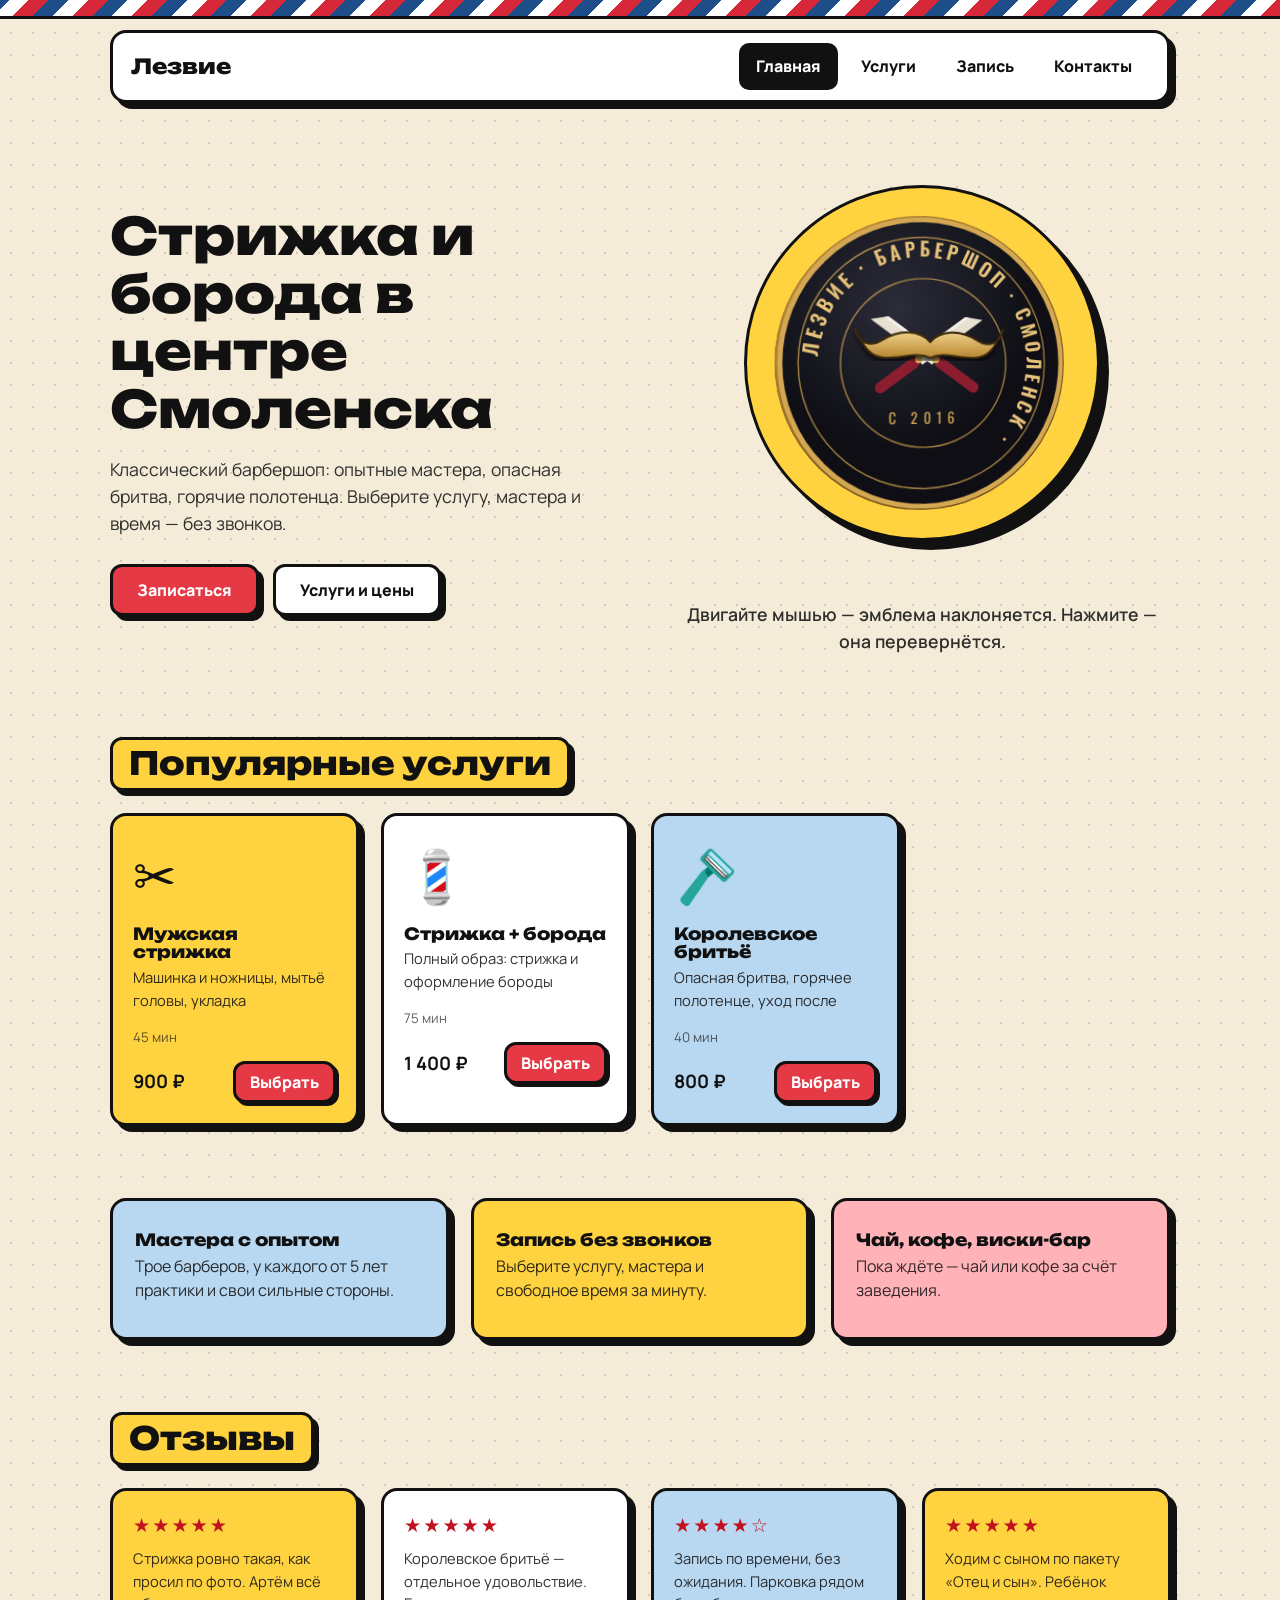
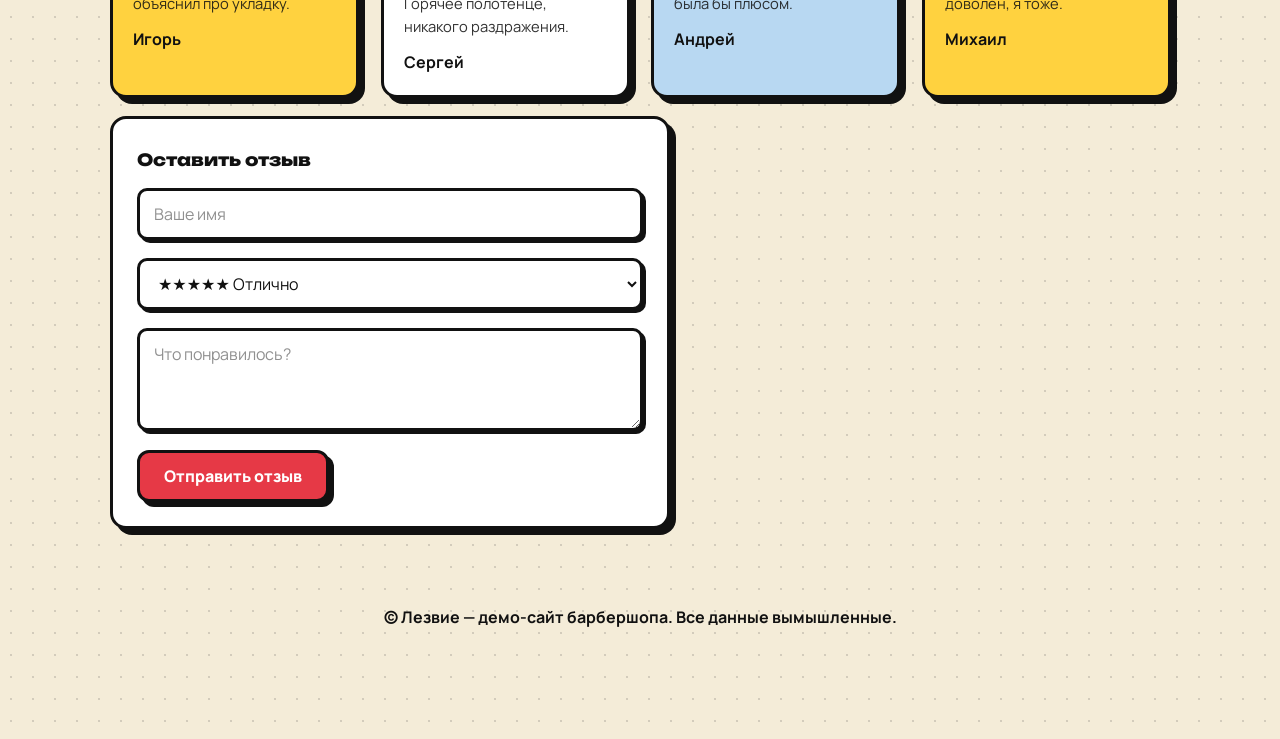
<file: index.html>
<!doctype html><html lang="ru"><head><meta charset="utf-8"><meta name="viewport" content="width=device-width,initial-scale=1"><title>Главная — Лезвие</title><meta name="description" content="Лезвие — барбершоп в Смоленске: стрижки, борода, королевское бритьё. Онлайн-запись."><link rel="preconnect" href="https://fonts.googleapis.com"><link rel="preconnect" href="https://fonts.gstatic.com" crossorigin><link href="https://fonts.googleapis.com/css2?family=Manrope:wght@400;600;800&family=Oswald:wght@500;600&family=Unbounded:wght@700;800&display=swap" rel="stylesheet"><link rel="stylesheet" href="style.css"></head><body>
<main class="wrap" data-view="index">
<section class="hero"><div><h1>Стрижка и борода в центре Смоленска</h1><p>Классический барбершоп: опытные мастера, опасная бритва, горячие полотенца. Выберите услугу, мастера и время — без звонков.</p><div class="acts"><a class="btn" data-go="booking">Записаться</a><a class="btn ghost" data-go="services">Услуги и цены</a></div></div>
<div><div class="scene" aria-label="Интерактивная 3D-эмблема барбершопа"><div class="coin"></div></div><p class="hint">Двигайте мышью — эмблема наклоняется. Нажмите — она перевернётся.</p></div></section>
<section><h2>Популярные услуги</h2><div class="grid" id="hits"></div></section>
<section><div class="feats"><div class="glass"><h3>Мастера с опытом</h3><p>Трое барберов, у каждого от 5 лет практики и свои сильные стороны.</p></div><div class="glass"><h3>Запись без звонков</h3><p>Выберите услугу, мастера и свободное время за минуту.</p></div><div class="glass"><h3>Чай, кофе, виски-бар</h3><p>Пока ждёте — чай или кофе за счёт заведения.</p></div></div></section>
<section><h2>Отзывы</h2><div class="grid" id="revs"></div>
<form class="glass pad" id="rf" style="margin-top:18px;max-width:560px"><h3 style="margin-bottom:12px">Оставить отзыв</h3><input name="n" required placeholder="Ваше имя"><select name="s" aria-label="Оценка"><option value="5">★★★★★ Отлично</option><option value="4">★★★★ Хорошо</option><option value="3">★★★ Нормально</option></select><textarea name="t" rows="3" required placeholder="Что понравилось?"></textarea><button class="btn">Отправить отзыв</button></form></section>
</main><script src="app.js"></script></body></html>
</file>
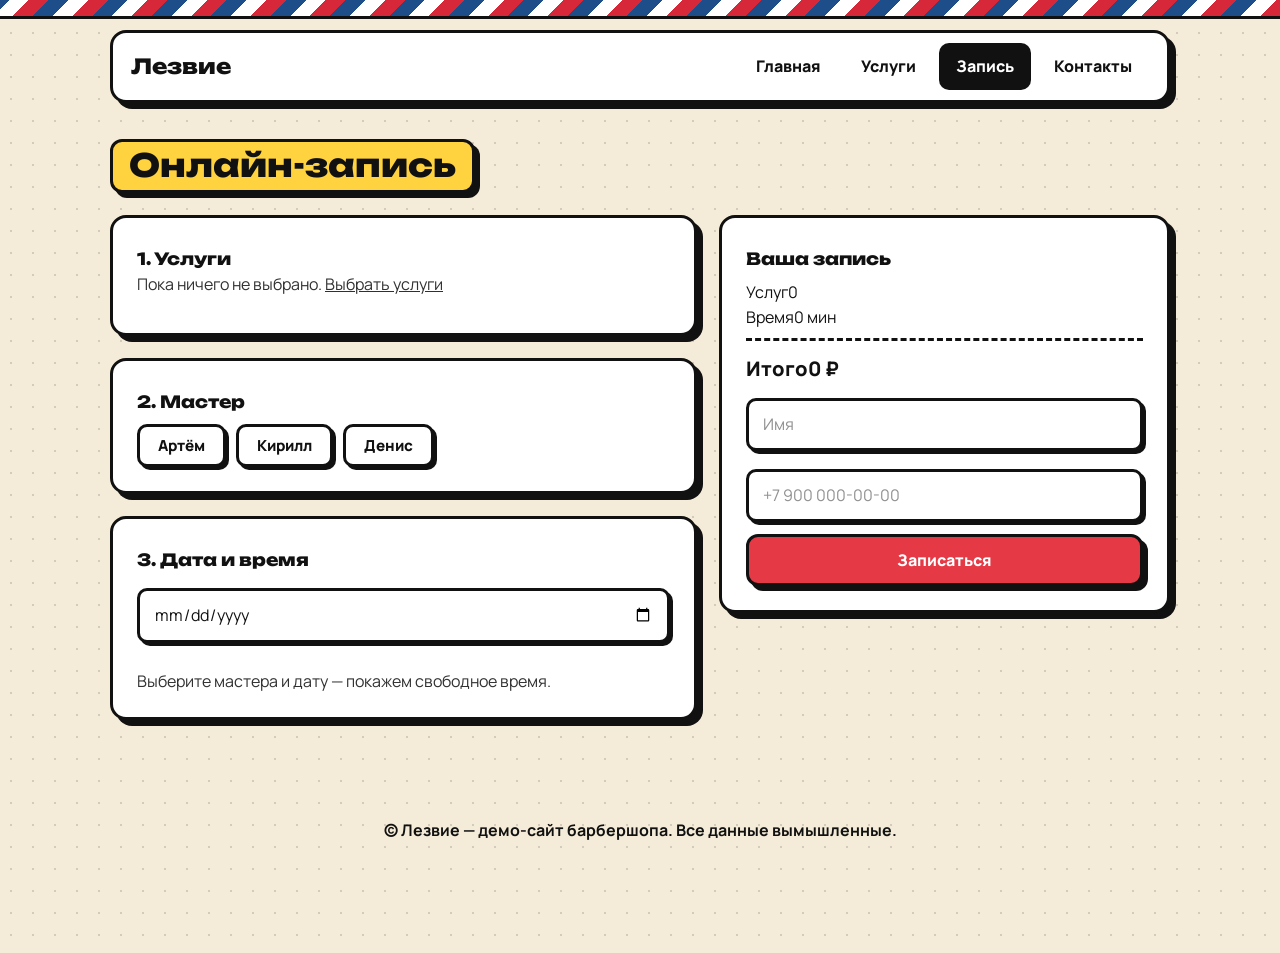
<file: booking.html>
<!doctype html><html lang="ru"><head><meta charset="utf-8"><meta name="viewport" content="width=device-width,initial-scale=1"><title>Запись — Лезвие</title><meta name="description" content="Лезвие — барбершоп в Смоленске: стрижки, борода, королевское бритьё. Онлайн-запись."><link rel="preconnect" href="https://fonts.googleapis.com"><link rel="preconnect" href="https://fonts.gstatic.com" crossorigin><link href="https://fonts.googleapis.com/css2?family=Manrope:wght@400;600;800&family=Oswald:wght@500;600&family=Unbounded:wght@700;800&display=swap" rel="stylesheet"><link rel="stylesheet" href="style.css"></head><body>
<main class="wrap" data-view="booking">
<section><h2>Онлайн-запись</h2>
<div class="cols" id="bk"><div id="bl">
<div class="glass pad"><h3>1. Услуги</h3><div id="sl"></div></div>
<div class="glass pad"><h3 style="margin-bottom:12px">2. Мастер</h3><div class="chips" id="ms"></div></div>
<div class="glass pad"><h3 style="margin-bottom:12px">3. Дата и время</h3><input type="date" id="dt" aria-label="Дата"><div class="slots" id="slots"></div></div></div>
<aside class="glass pad sum" id="bs"><h3 style="margin-bottom:12px">Ваша запись</h3><div id="calc"></div><form id="bf"><input name="n" required placeholder="Имя"><input name="p" type="tel" required placeholder="+7 900 000-00-00"><button class="btn" style="width:100%">Записаться</button></form></aside></div>
<div class="glass pad empty" id="done" hidden><h3>Вы записаны 🎉</h3><p id="dtxt"></p><a class="btn" data-go="index">На главную</a></div></section>
</main><script src="app.js"></script></body></html>
</file>
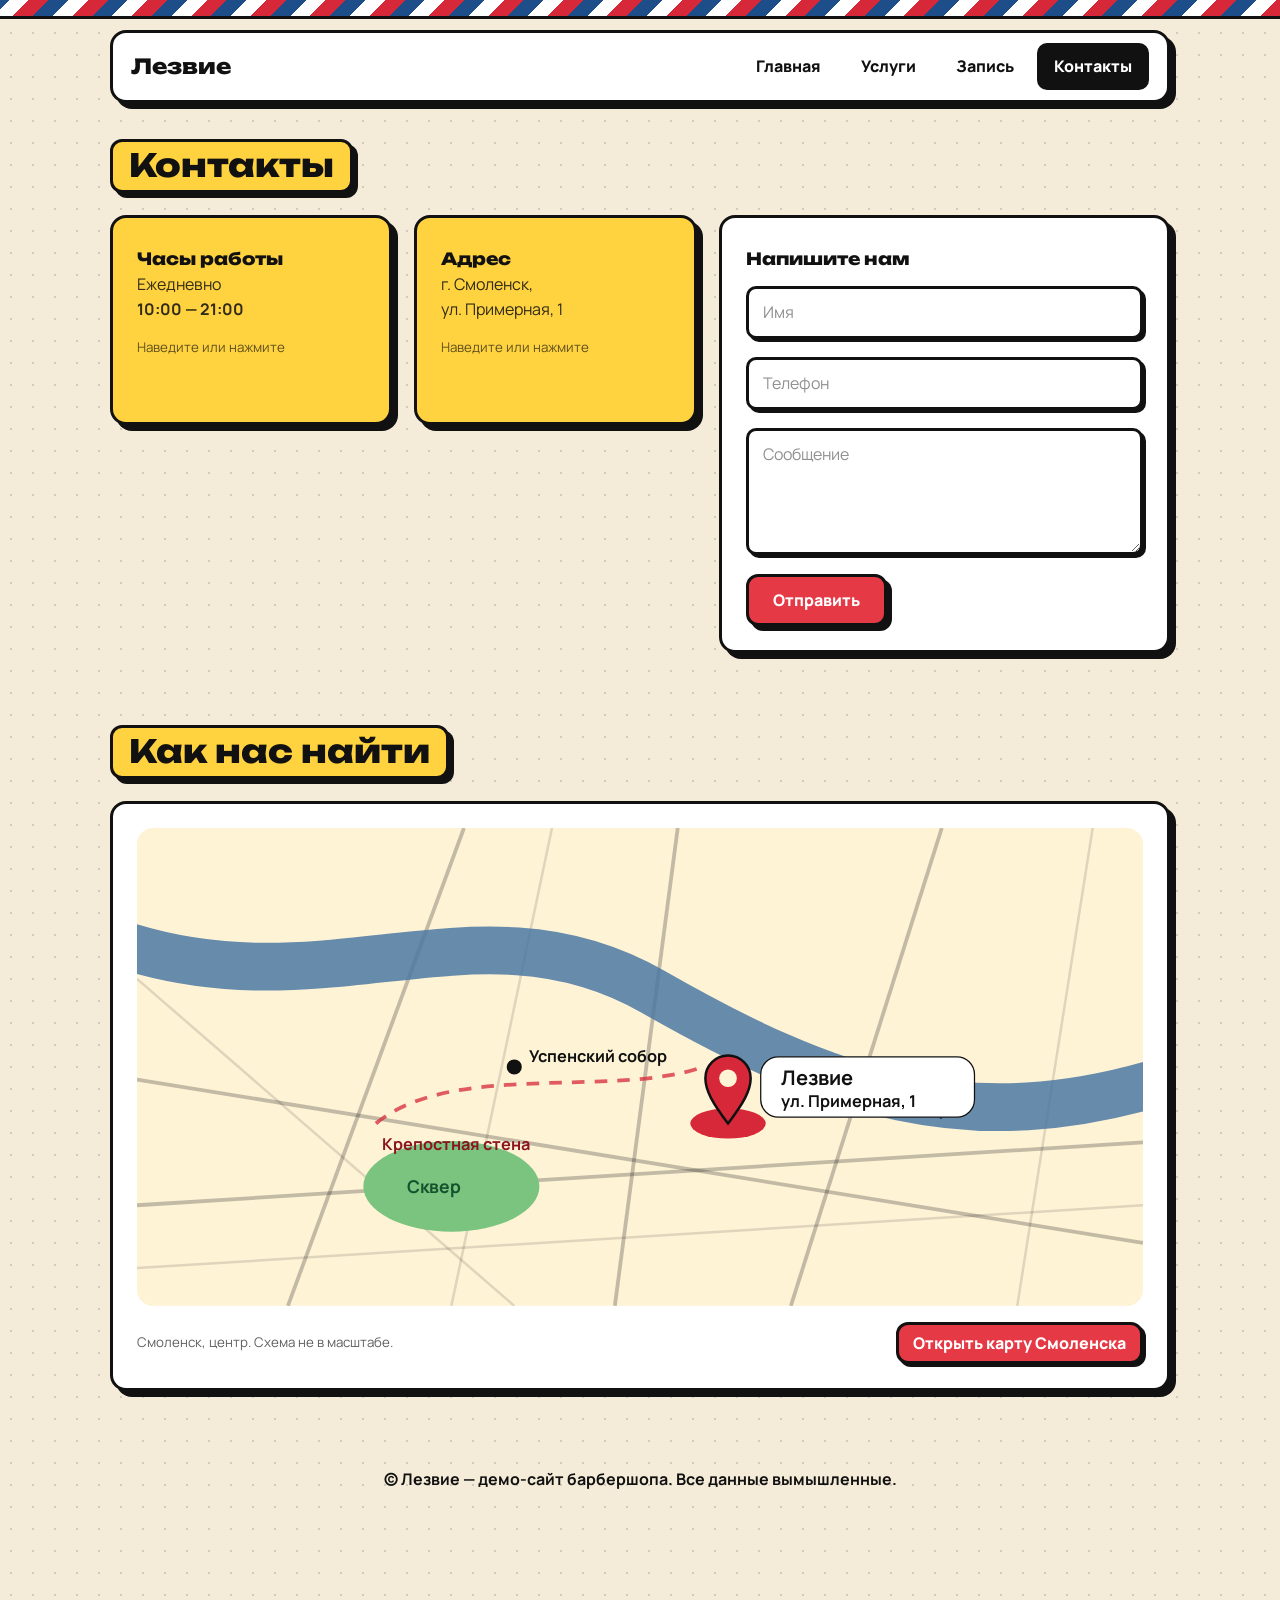
<file: contacts.html>
<!doctype html><html lang="ru"><head><meta charset="utf-8"><meta name="viewport" content="width=device-width,initial-scale=1"><title>Контакты — Лезвие</title><meta name="description" content="Лезвие — барбершоп в Смоленске: стрижки, борода, королевское бритьё. Онлайн-запись."><link rel="preconnect" href="https://fonts.googleapis.com"><link rel="preconnect" href="https://fonts.gstatic.com" crossorigin><link href="https://fonts.googleapis.com/css2?family=Manrope:wght@400;600;800&family=Oswald:wght@500;600&family=Unbounded:wght@700;800&display=swap" rel="stylesheet"><link rel="stylesheet" href="style.css"></head><body>
<main class="wrap" data-view="contacts">
<section><h2>Контакты</h2><div class="cols"><div class="grid" style="grid-template-columns:1fr 1fr">
<div class="flip" tabindex="0"><div class="fi"><div class="face"><h3>Часы работы</h3><p>Ежедневно<br><b>10:00 — 21:00</b></p><small>Наведите или нажмите</small></div><div class="face back"><h3>Запись</h3><p>Онлайн — в любое время.<br>По телефону — до 20:00.</p></div></div></div>
<div class="flip" tabindex="0"><div class="fi"><div class="face"><h3>Адрес</h3><p>г. Смоленск,<br>ул. Примерная, 1</p><small>Наведите или нажмите</small></div><div class="face back"><h3>Телефон</h3><p><b>+7 900 000-00-00</b><br>hello@lezvie.example</p></div></div></div></div>
<form class="glass pad" id="msg"><h3 style="margin-bottom:12px">Напишите нам</h3><input required placeholder="Имя"><input required type="tel" placeholder="Телефон"><textarea rows="4" required placeholder="Сообщение"></textarea><button class="btn">Отправить</button></form></div></section>
<section><h2>Как нас найти</h2><div class="glass pad tilt">
<svg class="map" viewBox="0 0 800 380" role="img" aria-label="Схема центра Смоленска с отметкой барбершопа «Лезвие»" style="width:100%;height:auto;display:block;border-radius:16px">
<rect width="800" height="380" fill="#fff3d6"/>
<g stroke="#11111140" stroke-width="3" fill="none"><path d="M0 300 L800 250"/><path d="M120 380 L260 0"/><path d="M0 200 L800 330"/><path d="M520 380 L640 0"/><path d="M380 380 L430 0"/></g>
<g stroke="#11111122" stroke-width="2" fill="none"><path d="M0 350 L800 300"/><path d="M700 380 L760 0"/><path d="M250 380 L330 0"/><path d="M0 120 L300 380"/></g>
<ellipse cx="250" cy="285" rx="70" ry="36" fill="#7bc47f"/><text x="215" y="290" fill="#14532d" font-size="14">Сквер</text>
<path d="M-20 90 C150 150 270 50 410 130 S660 250 820 200" stroke="#4d79a3" stroke-opacity=".85" stroke-width="38" fill="none" stroke-linecap="round"/>
<text x="600" y="222" fill="#0f2d4d" font-size="15" opacity=".85" transform="rotate(8 600 222)">Днепр</text>
<path d="M190 235 C250 185 380 215 450 190" stroke="#d62839" stroke-width="3" stroke-dasharray="10 8" fill="none" opacity=".75"/>
<text x="195" y="256" fill="#8a1520" font-size="13">Крепостная стена</text>
<circle cx="300" cy="190" r="6" fill="#111"/><text x="312" y="186" fill="#111" font-size="13">Успенский собор</text>
<g transform="translate(470 235)"><ellipse class="pulse" rx="30" ry="12" fill="#d62839"/><path d="M0 0C-12-16-18-26-18-36A18 18 0 1 1 18-36C18-26 12-16 0 0Z" fill="#d62839" stroke="#111" stroke-width="2"/><circle cy="-36" r="7" fill="#fff3d6"/></g>
<g><rect x="496" y="182" width="170" height="48" rx="14" fill="#fff" stroke="#111"/><text x="512" y="204" fill="#111" font-size="16" font-weight="800">Лезвие</text><text x="512" y="222" fill="#111" font-size="13">ул. Примерная, 1</text></g>
</svg>
<div class="mapfoot"><small>Смоленск, центр. Схема не в масштабе.</small><a class="btn sm" href="https://www.openstreetmap.org/#map=14/54.7826/32.0453" target="_blank" rel="noopener">Открыть карту Смоленска</a></div></div></section>
</main><script src="app.js"></script></body></html>
</file>
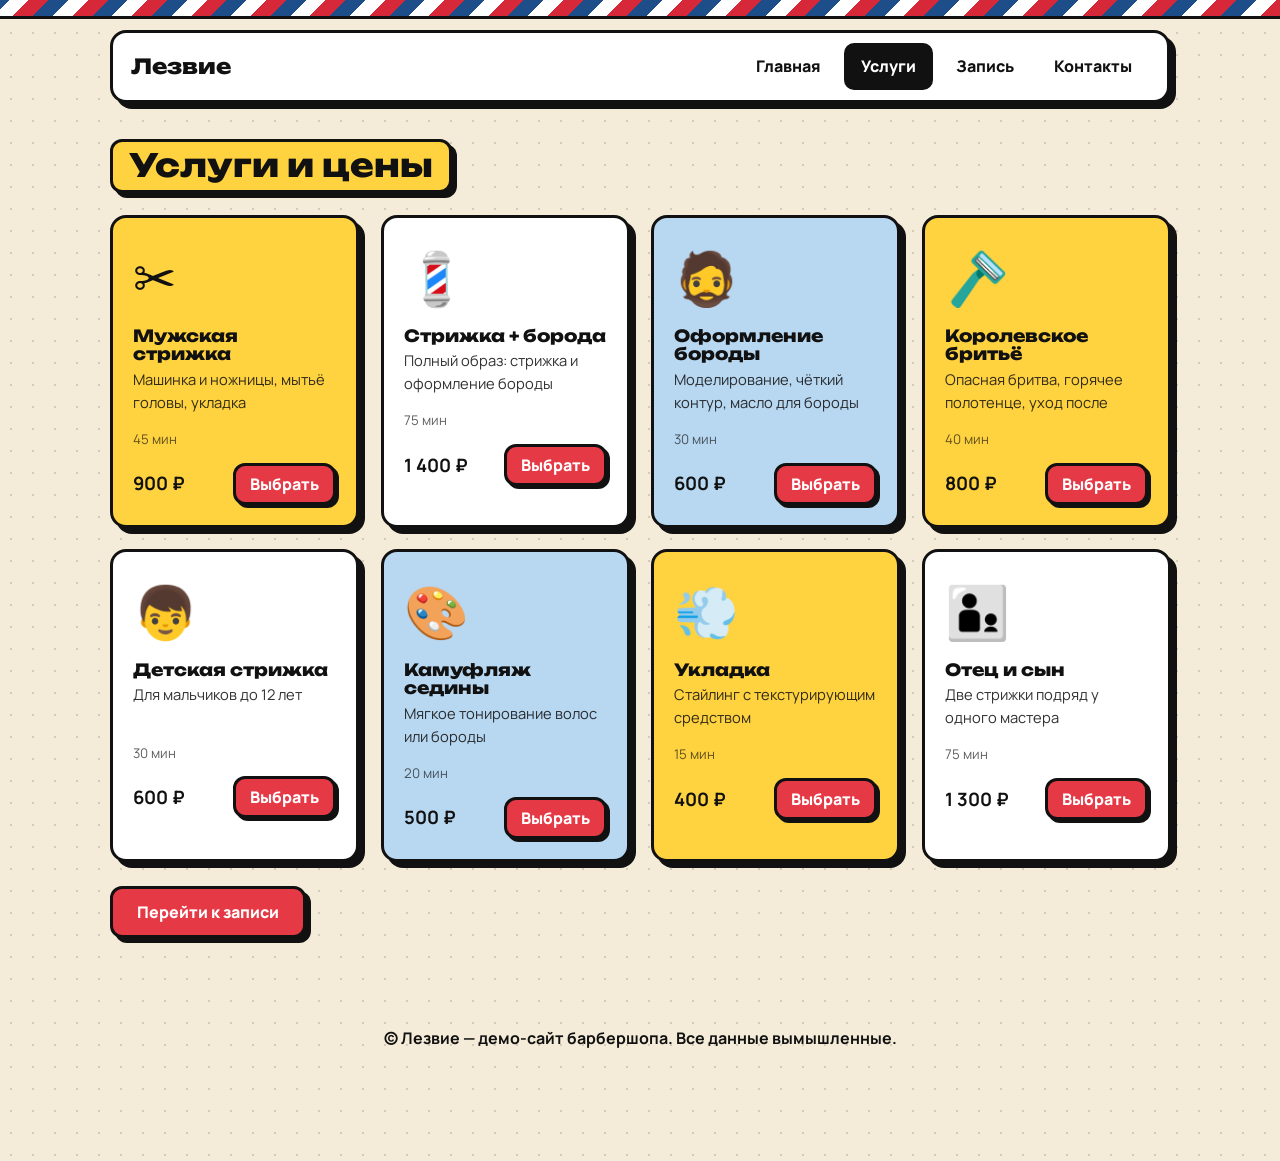
<file: services.html>
<!doctype html><html lang="ru"><head><meta charset="utf-8"><meta name="viewport" content="width=device-width,initial-scale=1"><title>Услуги — Лезвие</title><meta name="description" content="Лезвие — барбершоп в Смоленске: стрижки, борода, королевское бритьё. Онлайн-запись."><link rel="preconnect" href="https://fonts.googleapis.com"><link rel="preconnect" href="https://fonts.gstatic.com" crossorigin><link href="https://fonts.googleapis.com/css2?family=Manrope:wght@400;600;800&family=Oswald:wght@500;600&family=Unbounded:wght@700;800&display=swap" rel="stylesheet"><link rel="stylesheet" href="style.css"></head><body>
<main class="wrap" data-view="services">
<section><h2>Услуги и цены</h2><div class="grid" id="svc"></div><p style="margin-top:24px"><a class="btn" data-go="booking">Перейти к записи</a></p></section>
</main><script src="app.js"></script></body></html>
</file>
<file: style.css>
*{box-sizing:border-box}
:root{--bg:#f4ecd8;--ink:#111;--yel:#ffd23f;--red:#e63946;--blue:#1d4e89;--sky:#b8d8f2;--pink:#ffb3b9}
html{scroll-behavior:smooth}
body{margin:0;min-height:100vh;font:16px/1.55 Manrope,system-ui,sans-serif;color:var(--ink);background-color:var(--bg);background-image:radial-gradient(#11111826 1.2px,transparent 1.2px);background-size:22px 22px;overflow-x:hidden}
body::before{content:"";position:fixed;left:0;right:0;top:0;height:16px;z-index:40;background:repeating-linear-gradient(-45deg,#d62839 0 14px,#fff 14px 28px,#1d4e89 28px 42px);border-bottom:3px solid #111}
h1,h2,h3,.logo{font-family:Unbounded,Manrope,sans-serif;font-weight:800;line-height:1.12;margin:0}
h1{font-size:clamp(1.9rem,4.6vw,3.2rem)}
h2{font-size:clamp(1.4rem,3vw,2rem);margin-bottom:22px;display:inline-block;background:var(--yel);border:3px solid #111;box-shadow:5px 5px 0 #111;padding:6px 16px;border-radius:12px}
h3{font-size:1.05rem;margin:8px 0 4px}
a{color:inherit;text-decoration:none}
p{margin:0 0 12px;color:#111d}
small{color:#111a}
.wrap{max-width:1100px;margin:0 auto;padding:0 20px}
.glass{background:#fff;border:3px solid #111;border-radius:16px;box-shadow:6px 6px 0 #111}
.pad{padding:24px}
main,footer,header{position:relative;z-index:1}
header.top{position:sticky;top:26px;z-index:20;max-width:1060px;margin:30px auto 0;display:flex;align-items:center;gap:16px;padding:10px 18px}
.logo{font-size:1.3rem}
nav{margin-left:auto;display:flex;gap:6px}
nav a{padding:8px 14px;border-radius:10px;border:3px solid transparent;font-weight:800;transition:background .15s}
nav a:hover{background:var(--yel);border-color:#111}
nav a.on{background:#111;color:#fff}
#cnt{display:inline-grid;place-items:center;min-width:22px;height:22px;margin-left:6px;border-radius:99px;background:var(--red);color:#fff;border:2px solid #111;font-size:.8rem;font-weight:800;padding:0 6px}
#cnt[hidden]{display:none}
.btn{display:inline-block;border:3px solid #111;border-radius:12px;padding:12px 24px;font:800 1rem Manrope,sans-serif;color:#fff;cursor:pointer;background:var(--red);box-shadow:5px 5px 0 #111;transition:transform .1s,box-shadow .1s}
.btn:hover{transform:translate(-2px,-2px);box-shadow:7px 7px 0 #111}
.btn:active{transform:translate(4px,4px);box-shadow:1px 1px 0 #111}
.btn.ghost{background:#fff;color:#111}
.btn.sm{padding:7px 14px;box-shadow:3px 3px 0 #111}
:focus-visible{outline:3px solid var(--blue);outline-offset:3px}
.hero{display:grid;grid-template-columns:1.1fr 1fr;gap:20px;align-items:center;padding:40px 0 20px}
.hero p{font-size:1.1rem;max-width:46ch;margin:18px 0 26px}
.acts{display:flex;gap:14px;flex-wrap:wrap}
.scene{position:relative;perspective:900px;height:440px;display:grid;place-items:center;cursor:pointer}
.scene::before{content:"";position:absolute;width:350px;height:350px;border-radius:50%;background:var(--yel);border:3px solid #111;box-shadow:9px 9px 0 #111}
.coin{position:relative;width:290px;height:290px;transform-style:preserve-3d}
.coin>*{position:absolute;inset:0;border-radius:50%}
.coin svg{width:100%;height:100%;display:block}
.disc{background:linear-gradient(135deg,#c8963a,#4d3409)}
.fc{backface-visibility:hidden;-webkit-backface-visibility:hidden}
.hint{text-align:center;font-size:.9rem;font-weight:600}
.grid{display:grid;grid-template-columns:repeat(auto-fill,minmax(240px,1fr));gap:22px}
.card{padding:20px;transition:transform .15s ease-out;will-change:transform}
.card:nth-child(3n+1){background:var(--yel)}
.card:nth-child(3n){background:var(--sky)}
.card .em{font-size:52px;display:block;transition:transform .3s}
.card:hover .em{transform:scale(1.15) rotate(-6deg)}
.card p{font-size:.92rem;min-height:3em}
.row{display:flex;justify-content:space-between;align-items:center;margin-top:12px}
.row b{font-size:1.15rem}
section{padding:36px 0}
.feats{display:grid;grid-template-columns:repeat(3,1fr);gap:22px}
.feats div{padding:22px}
.feats div:nth-child(1){background:var(--sky)}
.feats div:nth-child(2){background:var(--yel)}
.feats div:nth-child(3){background:var(--pink)}
.stars{color:#c1121f;letter-spacing:2px;font-size:1.2rem;margin-bottom:6px}
.chips{display:flex;gap:10px;flex-wrap:wrap}
.chip{background:#fff;border:3px solid #111;color:#111;border-radius:10px;padding:8px 18px;font:800 .95rem Manrope,sans-serif;cursor:pointer;box-shadow:3px 3px 0 #111;transition:.1s}
.chip:hover{background:var(--sky)}
.chip.on{background:var(--yel);transform:translate(2px,2px);box-shadow:1px 1px 0 #111}
.cols{display:grid;grid-template-columns:1.3fr 1fr;gap:22px;align-items:start}
#bl .glass{margin-bottom:22px}
.line{display:grid;grid-template-columns:44px 1fr auto 32px;gap:12px;align-items:center;padding:8px 0;border-bottom:2px dashed #1114}
.line .em{font-size:30px}
.x{width:30px;height:30px;border-radius:8px;border:3px solid #111;background:#fff;color:#111;font-weight:800;cursor:pointer}
.x:hover{background:var(--red);color:#fff}
.slots{display:grid;grid-template-columns:repeat(auto-fill,minmax(84px,1fr));gap:10px;margin-top:14px}
.slots p{grid-column:1/-1;margin:0}
.slot{padding:8px;border-radius:10px;border:3px solid #111;background:#fff;color:#111;font:800 .95rem Manrope,sans-serif;cursor:pointer;box-shadow:3px 3px 0 #111}
.slot:not([disabled]):hover{background:var(--sky)}
.slot.on{background:var(--yel);transform:translate(2px,2px);box-shadow:1px 1px 0 #111}
.slot[disabled]{opacity:.35;text-decoration:line-through;cursor:not-allowed;box-shadow:none}
.sum>div{display:flex;justify-content:space-between;margin-bottom:8px}
.sum #calc{display:block}
.tot{font-size:1.25rem;font-weight:800;border-top:3px dashed #111;padding-top:12px;margin-top:8px}
input,textarea,select{width:100%;margin:6px 0 12px;padding:11px 14px;border-radius:10px;border:3px solid #111!important;background:#fff!important;color:#111!important;font:inherit;box-shadow:3px 3px 0 #111}
input::placeholder,textarea::placeholder{color:#1117}
.empty{text-align:center}
.flip{perspective:900px;height:210px;cursor:pointer}
.fi{position:relative;height:100%;transition:transform .7s;transform-style:preserve-3d}
.flip:hover .fi,.flip.on .fi{transform:rotateY(180deg)}
.face{position:absolute;inset:0;padding:24px;border-radius:16px;border:3px solid #111;box-shadow:6px 6px 0 #111;background:var(--yel);backface-visibility:hidden;-webkit-backface-visibility:hidden}
.face.back{transform:rotateY(180deg);background:var(--sky)}
.map text{font-family:Manrope,sans-serif;font-weight:700}
.pulse{transform-box:fill-box;transform-origin:center;animation:pulse 2s ease-out infinite}
@keyframes pulse{from{transform:scale(.3);opacity:.9}to{transform:scale(1.7);opacity:0}}
.mapfoot{display:flex;justify-content:space-between;align-items:center;gap:12px;flex-wrap:wrap;margin-top:16px}
.toast{position:fixed;left:50%;bottom:90px;transform:translate(-50%,20px);padding:12px 22px;opacity:0;pointer-events:none;transition:.3s;z-index:50;font-weight:800;background:#111;color:#fff;border-radius:12px;box-shadow:5px 5px 0 var(--yel)}
.toast.show{opacity:1;transform:translate(-50%,0)}
footer{text-align:center;padding:40px 20px 110px;font-weight:700}
@media(max-width:760px){
.hero,.cols,.feats{grid-template-columns:1fr}
.scene{height:380px}.scene::before{width:290px;height:290px}.coin{width:230px;height:230px}
nav{position:fixed;left:12px;right:12px;bottom:12px;margin:0;justify-content:space-around;padding:6px;background:#fff;border:3px solid #111;border-radius:14px;box-shadow:5px 5px 0 #111;z-index:30}
nav a{padding:8px 8px;font-size:.88rem}
}
@media(prefers-reduced-motion:reduce){*{transition:none!important;animation:none!important}}
</file>
